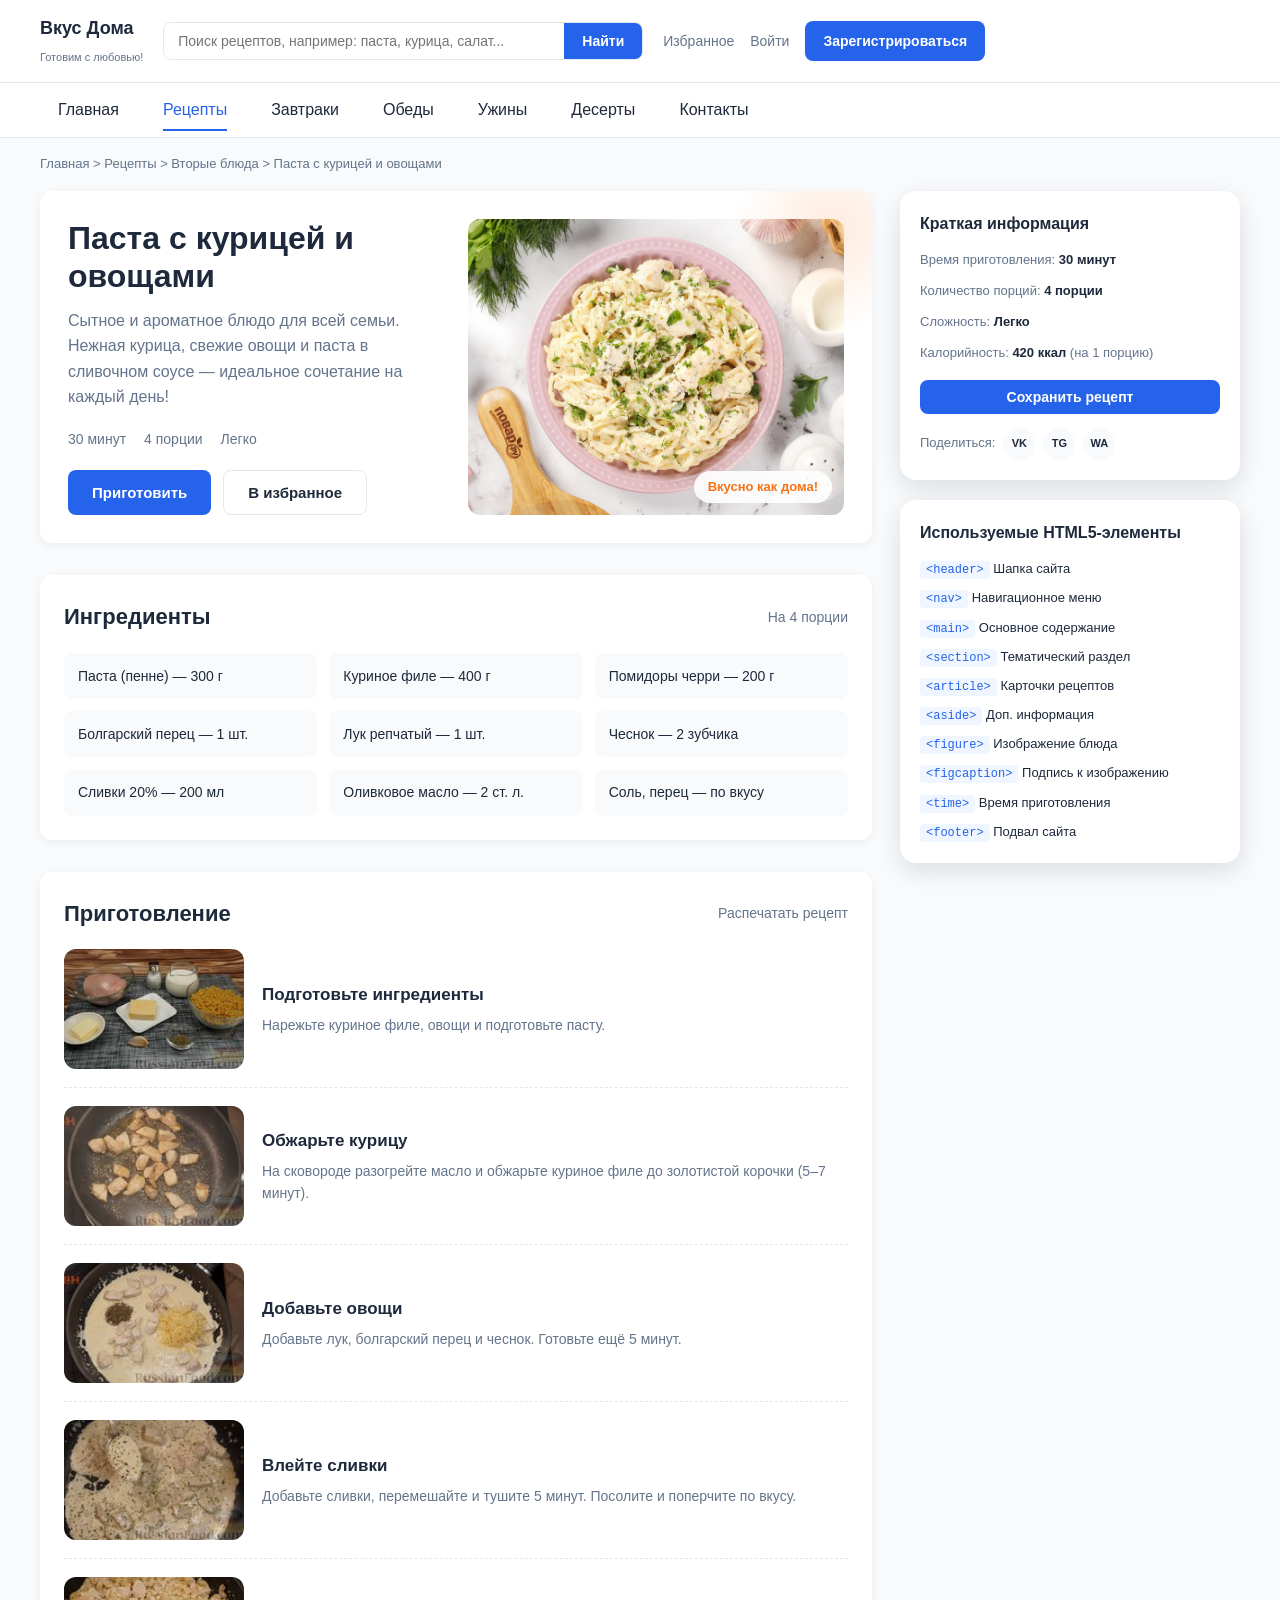
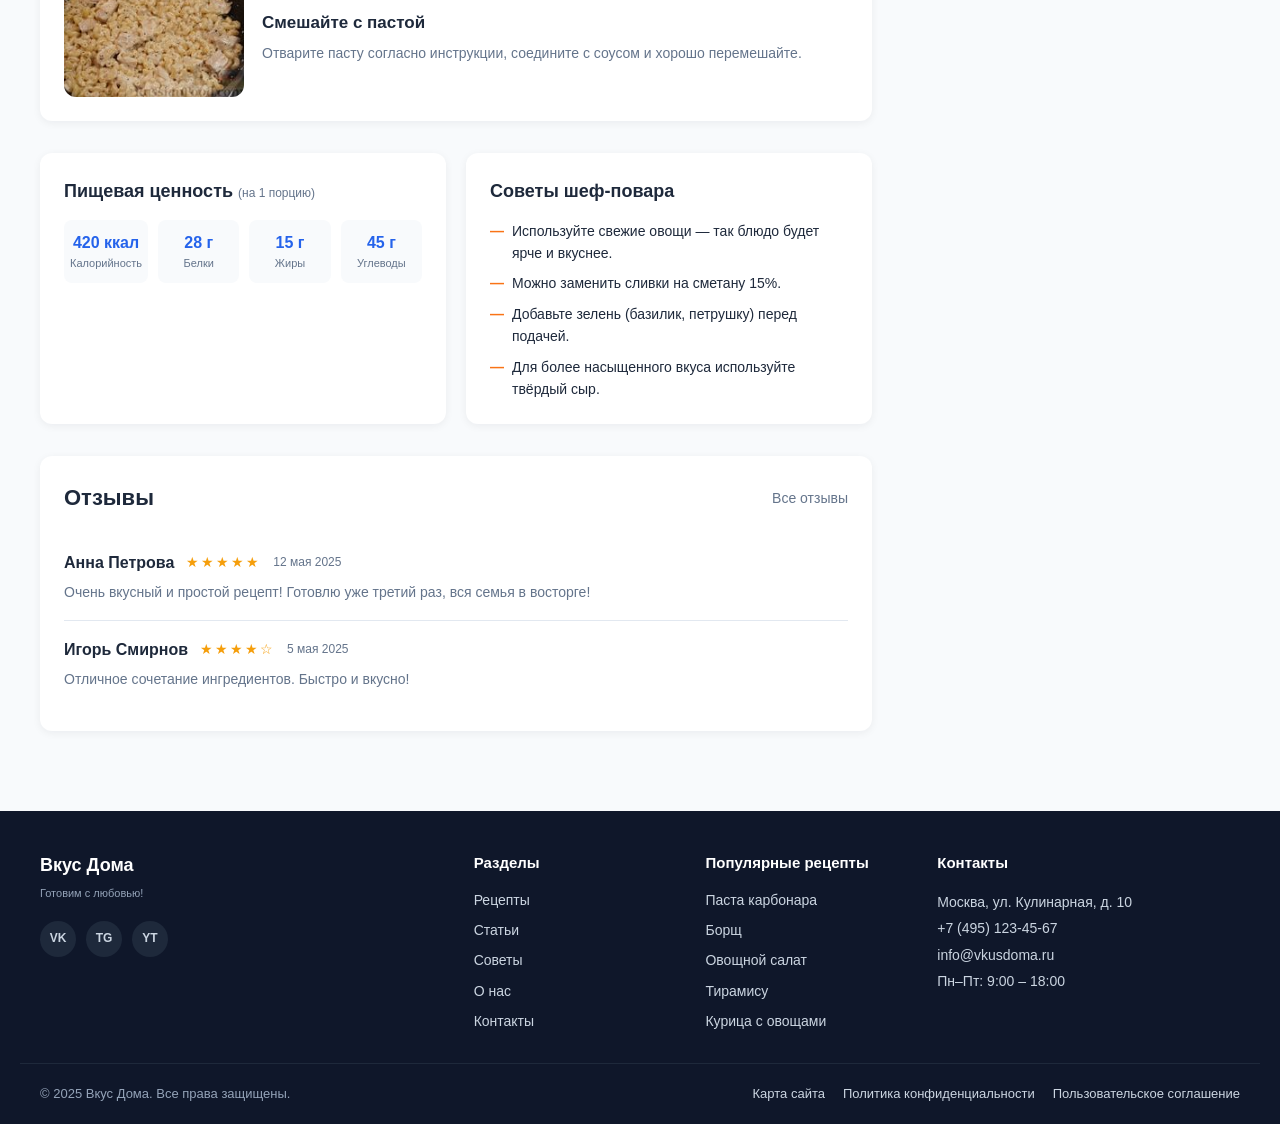
<file: course_3/web/lab-5/recipe-page/index.html>
<!DOCTYPE html>
<html lang="ru">
<head>
    <meta charset="UTF-8">
    <meta name="viewport" content="width=device-width, initial-scale=1.0">
    <title>Паста с курицей и овощами — Вкус Дома</title>
    <link rel="stylesheet" href="css/style.css">
</head>
<body>

<header class="site-header">
    <div class="container header-inner">
        <a href="#" class="logo">
            <span class="logo-text">
                <strong>Вкус Дома</strong>
                <small>Готовим с любовью!</small>
            </span>
        </a>

        <form class="search-form" role="search">
            <label for="search" class="visually-hidden">Поиск рецептов</label>
            <input type="search" id="search" placeholder="Поиск рецептов, например: паста, курица, салат...">
            <button type="submit" aria-label="Найти">Найти</button>
        </form>

        <div class="header-actions">
            <a href="#" class="action-link">Избранное</a>
            <a href="#" class="action-link">Войти</a>
            <a href="#" class="btn btn-primary">Зарегистрироваться</a>
        </div>
    </div>
</header>

<nav class="main-nav">
    <div class="container nav-inner">
        <ul class="nav-list">
            <li><a href="#">Главная</a></li>
            <li><a href="#" class="active">Рецепты</a></li>
            <li><a href="#">Завтраки</a></li>
            <li><a href="#">Обеды</a></li>
            <li><a href="#">Ужины</a></li>
            <li><a href="#">Десерты</a></li>
            <li><a href="#">Контакты</a></li>
        </ul>
    </div>
</nav>

<div class="container">
    <nav class="breadcrumbs" aria-label="Хлебные крошки">
        <a href="#">Главная</a> &gt;
        <a href="#">Рецепты</a> &gt;
        <a href="#">Вторые блюда</a> &gt;
        <span>Паста с курицей и овощами</span>
    </nav>
</div>

<main class="container layout">

    <div class="content">

        <section class="hero">
            <div class="hero-text">
                <h1>Паста с курицей и овощами</h1>
                <p>Сытное и ароматное блюдо для всей семьи. Нежная курица, свежие овощи и паста в сливочном соусе — идеальное сочетание на каждый день!</p>

                <div class="hero-meta">
                    <span><time datetime="PT30M">30 минут</time></span>
                    <span>4 порции</span>
                    <span>Легко</span>
                </div>

                <div class="hero-buttons">
                    <button class="btn btn-primary btn-lg">Приготовить</button>
                    <button class="btn btn-outline btn-lg">В избранное</button>
                </div>
            </div>

            <figure class="hero-figure">
                <img src="images/hero-pasta.jpeg" alt="Паста с курицей и овощами в белом соусе">
                <figcaption>Вкусно как дома!</figcaption>
            </figure>
        </section>

        <section class="ingredients">
            <div class="section-header">
                <h2>Ингредиенты</h2>
                <span class="portions">На 4 порции</span>
            </div>
            <ul class="ingredients-grid">
                <li>Паста (пенне) — 300 г</li>
                <li>Куриное филе — 400 г</li>
                <li>Помидоры черри — 200 г</li>
                <li>Болгарский перец — 1 шт.</li>
                <li>Лук репчатый — 1 шт.</li>
                <li>Чеснок — 2 зубчика</li>
                <li>Сливки 20% — 200 мл</li>
                <li>Оливковое масло — 2 ст. л.</li>
                <li>Соль, перец — по вкусу</li>
            </ul>
        </section>

        <section class="cooking">
            <div class="section-header">
                <h2>Приготовление</h2>
                <a href="#" class="link-print">Распечатать рецепт</a>
            </div>

            <ol class="steps-list">
                <li class="step">
                    <figure class="step-figure">
                        <img src="images/step-1.jpg" alt="Подготовка ингредиентов">
                    </figure>
                    <div class="step-text">
                        <h3>Подготовьте ингредиенты</h3>
                        <p>Нарежьте куриное филе, овощи и подготовьте пасту.</p>
                    </div>
                </li>
                <li class="step">
                    <figure class="step-figure">
                        <img src="images/step-2.jpg" alt="Обжарка курицы">
                    </figure>
                    <div class="step-text">
                        <h3>Обжарьте курицу</h3>
                        <p>На сковороде разогрейте масло и обжарьте куриное филе до золотистой корочки (5–7 минут).</p>
                    </div>
                </li>
                <li class="step">
                    <figure class="step-figure">
                        <img src="images/step-3.jpg" alt="Добавление овощей">
                    </figure>
                    <div class="step-text">
                        <h3>Добавьте овощи</h3>
                        <p>Добавьте лук, болгарский перец и чеснок. Готовьте ещё 5 минут.</p>
                    </div>
                </li>
                <li class="step">
                    <figure class="step-figure">
                        <img src="images/step-4.jpg" alt="Вливаем сливки">
                    </figure>
                    <div class="step-text">
                        <h3>Влейте сливки</h3>
                        <p>Добавьте сливки, перемешайте и тушите 5 минут. Посолите и поперчите по вкусу.</p>
                    </div>
                </li>
                <li class="step">
                    <figure class="step-figure">
                        <img src="images/step-5.jpg" alt="Смешиваем с пастой">
                    </figure>
                    <div class="step-text">
                        <h3>Смешайте с пастой</h3>
                        <p>Отварите пасту согласно инструкции, соедините с соусом и хорошо перемешайте.</p>
                    </div>
                </li>
            </ol>
        </section>

        <section class="nutrition-tips">
            <div class="nutrition">
                <h2>Пищевая ценность <small>(на 1 порцию)</small></h2>
                <ul class="nutrition-list">
                    <li><strong>420 ккал</strong><span>Калорийность</span></li>
                    <li><strong>28 г</strong><span>Белки</span></li>
                    <li><strong>15 г</strong><span>Жиры</span></li>
                    <li><strong>45 г</strong><span>Углеводы</span></li>
                </ul>
            </div>
            <div class="tips">
                <h2>Советы шеф-повара</h2>
                <ul class="tips-list">
                    <li>Используйте свежие овощи — так блюдо будет ярче и вкуснее.</li>
                    <li>Можно заменить сливки на сметану 15%.</li>
                    <li>Добавьте зелень (базилик, петрушку) перед подачей.</li>
                    <li>Для более насыщенного вкуса используйте твёрдый сыр.</li>
                </ul>
            </div>
        </section>

        <section class="reviews">
            <div class="section-header">
                <h2>Отзывы</h2>
                <a href="#" class="link-all">Все отзывы</a>
            </div>

            <article class="review">
                <div class="review-body">
                    <header class="review-header">
                        <strong>Анна Петрова</strong>
                        <span class="rating">★★★★★</span>
                        <time datetime="2025-05-12">12 мая 2025</time>
                    </header>
                    <p>Очень вкусный и простой рецепт! Готовлю уже третий раз, вся семья в восторге!</p>
                </div>
            </article>

            <article class="review">
                <div class="review-body">
                    <header class="review-header">
                        <strong>Игорь Смирнов</strong>
                        <span class="rating">★★★★☆</span>
                        <time datetime="2025-05-05">5 мая 2025</time>
                    </header>
                    <p>Отличное сочетание ингредиентов. Быстро и вкусно!</p>
                </div>
            </article>
        </section>

    </div>

    <aside class="sidebar">
        <div class="card info-card">
            <h2>Краткая информация</h2>
            <ul class="info-list">
                <li>Время приготовления: <strong>30 минут</strong></li>
                <li>Количество порций: <strong>4 порции</strong></li>
                <li>Сложность: <strong>Легко</strong></li>
                <li>Калорийность: <strong>420 ккал</strong> (на 1 порцию)</li>
            </ul>
            <button class="btn btn-primary btn-block">Сохранить рецепт</button>
            <div class="share">
                <span>Поделиться:</span>
                <a href="#" aria-label="ВКонтакте">VK</a>
                <a href="#" aria-label="Telegram">TG</a>
                <a href="#" aria-label="WhatsApp">WA</a>
            </div>
        </div>

        <div class="card info-card">
            <h2>Используемые HTML5-элементы</h2>
            <ul class="tag-list">
                <li><code>&lt;header&gt;</code> Шапка сайта</li>
                <li><code>&lt;nav&gt;</code> Навигационное меню</li>
                <li><code>&lt;main&gt;</code> Основное содержание</li>
                <li><code>&lt;section&gt;</code> Тематический раздел</li>
                <li><code>&lt;article&gt;</code> Карточки рецептов</li>
                <li><code>&lt;aside&gt;</code> Доп. информация</li>
                <li><code>&lt;figure&gt;</code> Изображение блюда</li>
                <li><code>&lt;figcaption&gt;</code> Подпись к изображению</li>
                <li><code>&lt;time&gt;</code> Время приготовления</li>
                <li><code>&lt;footer&gt;</code> Подвал сайта</li>
            </ul>
        </div>
    </aside>

</main>

<footer class="site-footer">
    <div class="container footer-grid">
        <div class="footer-brand">
            <a href="#" class="logo">
                <span class="logo-text">
                    <strong>Вкус Дома</strong>
                    <small>Готовим с любовью!</small>
                </span>
            </a>
            <div class="socials">
                <a href="#" aria-label="VK">VK</a>
                <a href="#" aria-label="Telegram">TG</a>
                <a href="#" aria-label="YouTube">YT</a>
            </div>
        </div>

        <div class="footer-col">
            <h3>Разделы</h3>
            <ul>
                <li><a href="#">Рецепты</a></li>
                <li><a href="#">Статьи</a></li>
                <li><a href="#">Советы</a></li>
                <li><a href="#">О нас</a></li>
                <li><a href="#">Контакты</a></li>
            </ul>
        </div>

        <div class="footer-col">
            <h3>Популярные рецепты</h3>
            <ul>
                <li><a href="#">Паста карбонара</a></li>
                <li><a href="#">Борщ</a></li>
                <li><a href="#">Овощной салат</a></li>
                <li><a href="#">Тирамису</a></li>
                <li><a href="#">Курица с овощами</a></li>
            </ul>
        </div>

        <div class="footer-col">
            <h3>Контакты</h3>
            <address>
                Москва, ул. Кулинарная, д. 10<br>
                <a href="tel:+74951234567">+7 (495) 123-45-67</a><br>
                <a href="mailto:info@vkusdoma.ru">info@vkusdoma.ru</a><br>
                Пн–Пт: 9:00 – 18:00
            </address>
        </div>
    </div>

    <div class="container footer-bottom">
        <p>© 2025 Вкус Дома. Все права защищены.</p>
        <nav class="footer-links">
            <a href="#">Карта сайта</a>
            <a href="#">Политика конфиденциальности</a>
            <a href="#">Пользовательское соглашение</a>
        </nav>
    </div>
</footer>

</body>
</html>
</file>
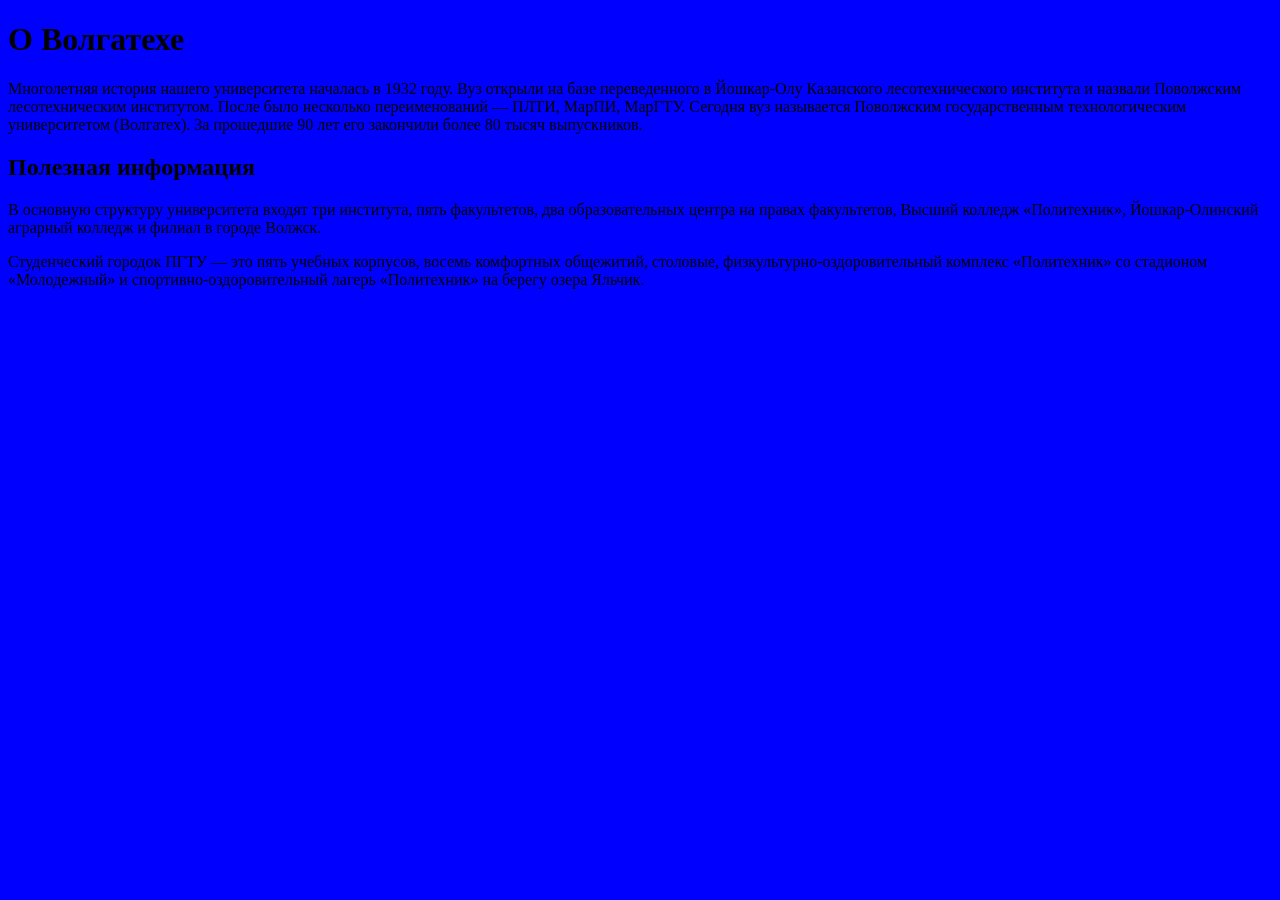
<file: course_3/web/lab-4/404_page.html>
<!doctype html>
<html lang="ru">
  <head>
    <meta charset="utf-8" />
    <title>404 - страница</title>
  </head>
  <body bgcolor="blue">
    <h1>О Волгатехе</h1>
    <p>
      Многолетняя история нашего университета началась в 1932 году. Вуз открыли
      на базе переведенного в Йошкар-Олу Казанского лесотехнического института и
      назвали Поволжским лесотехническим институтом. После было несколько
      переименований — ПЛТИ, МарПИ, МарГТУ. Сегодня вуз называется Поволжским
      государственным технологическим университетом (Волгатех). За прошедшие 90
      лет его закончили более 80 тысяч выпускников.
    </p>

    <h2>Полезная информация</h2>
    <p>
      В основную структуру университета входят три института, пять факультетов,
      два образовательных центра на правах факультетов, Высший колледж
      «Политехник», Йошкар-Олинский аграрный колледж и филиал в городе Волжск.
    </p>
    <p>
      Студенческий городок ПГТУ — это пять учебных корпусов, восемь комфортных
      общежитий, столовые, физкультурно-оздоровительный комплекс «Политехник» со
      стадионом «Молодежный» и спортивно-оздоровительный лагерь «Политехник» на
      берегу озера Яльчик.
    </p>
  </body>
</html>
</file>
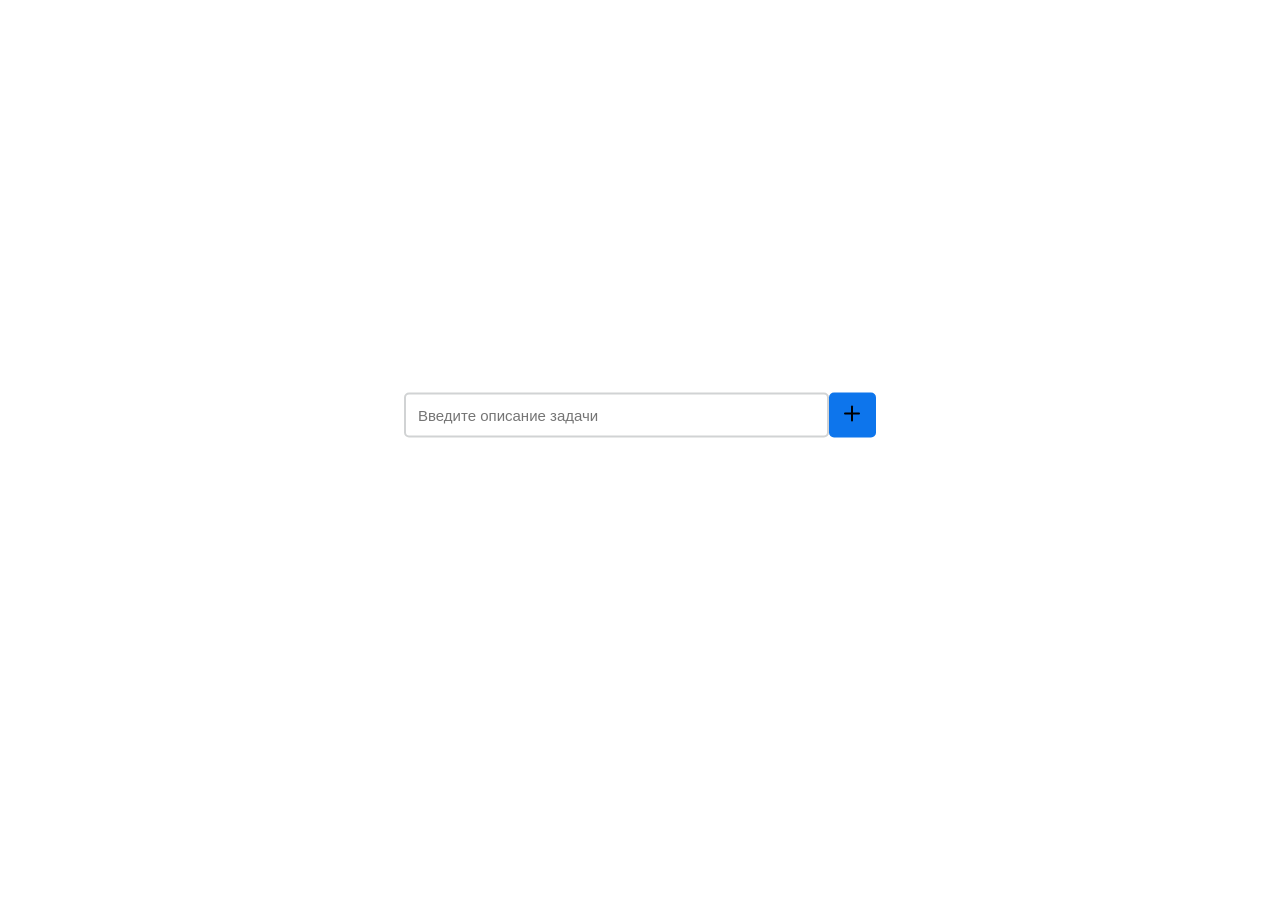
<file: course_3/web/lab-4/todo_list.html>
<!doctype html>
<html lang="en">
  <head>
    <meta charset="UTF-8" />
    <meta name="viewport" content="width=device-width, initial-scale=1.0" />
    <title>Список дел</title>
    <link rel="stylesheet" href="styles.css" />
  </head>
  <body>
    <div class="container">
      <div id="newtask">
        <input type="text" placeholder="Введите описание задачи" />
        <button id="push">
          <img
            src="plus.svg"
            alt="Добавить"
          />
        </button>
      </div>
      <div id="tasks"></div>
    </div>
    <script src="todo.js"></script>
  </body>
</html>
</file>
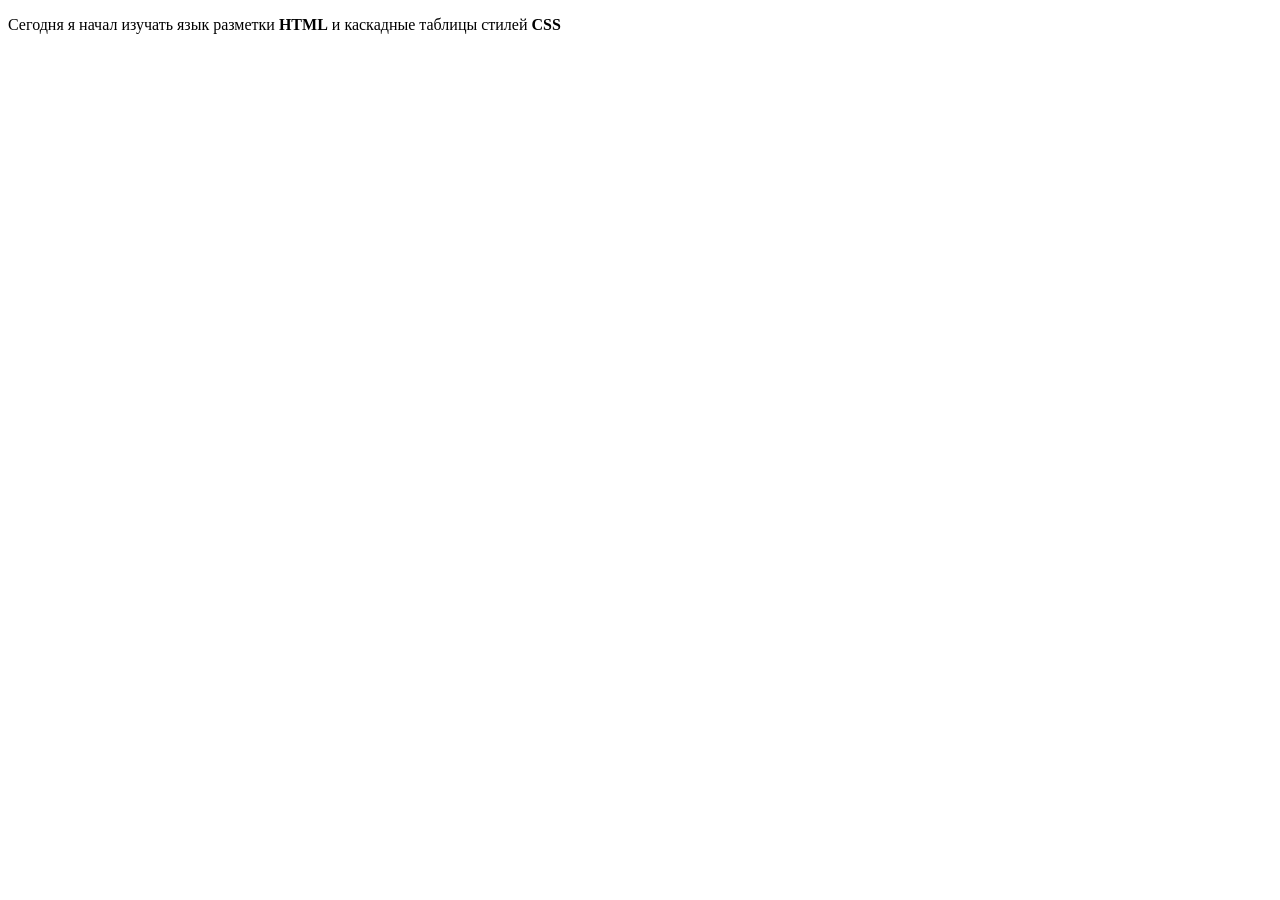
<file: course_3/web/lab-4/welcome.html>
<!DOCTYPE html> <html lang="ru">
<head>
 <meta charset="utf-8">
 <title>Добро пожаловать</title>
</head>
<body>
    <p><time>Сегодня</time> я начал изучать язык разметки <strong>HTML</strong> и каскадные таблицы стилей <strong>CSS</strong></p>
</body>
</html>
</file>
<file: course_3/web/lab-5/recipe-page/css/style.css>
* { box-sizing: border-box; margin: 0; padding: 0; }

:root {
    --color-primary: #2563eb;
    --color-primary-dark: #1e40af;
    --color-accent: #f97316;
    --color-text: #1e293b;
    --color-muted: #64748b;
    --color-bg: #f8fafc;
    --color-card: #ffffff;
    --color-border: #e2e8f0;
    --radius: 12px;
    --shadow-sm: 0 2px 8px rgba(15, 23, 42, .06);
    --shadow-md: 0 8px 24px rgba(15, 23, 42, .12);
}

body {
    font-family: 'Segoe UI', Tahoma, Arial, sans-serif;
    color: var(--color-text);
    background: var(--color-bg);
    line-height: 1.6;
}

img { max-width: 100%; display: block; border-radius: var(--radius); }
a { color: var(--color-primary); text-decoration: none; transition: color .3s ease; }
a:hover { color: var(--color-accent); }

.container {
    max-width: 1240px;
    margin: 0 auto;
    padding: 0 20px;
}

.visually-hidden {
    position: absolute; width: 1px; height: 1px;
    overflow: hidden; clip: rect(0 0 0 0);
}

/* ============ HEADER ============ */
.site-header {
    background: #fff;
    border-bottom: 1px solid var(--color-border);
    padding: 14px 0;
    position: sticky;
    top: 0;
    z-index: 100;
}

.header-inner {
    display: flex;
    align-items: center;
    gap: 20px;
}

.logo { display: flex; align-items: center; gap: 10px; color: var(--color-text); }
.logo:hover { color: var(--color-primary); }
.logo-text strong { display: block; font-size: 18px; }
.logo-text small { font-size: 11px; color: var(--color-muted); }

.search-form {
    flex: 1;
    display: flex;
    max-width: 480px;
    border: 1px solid var(--color-border);
    border-radius: 8px;
    overflow: hidden;
    transition: box-shadow .3s ease, border-color .3s ease;
}
.search-form:focus-within {
    border-color: var(--color-primary);
    box-shadow: 0 0 0 3px rgba(37, 99, 235, .15);
}
.search-form input {
    flex: 1; border: none; padding: 10px 14px;
    font-size: 14px; outline: none;
}
.search-form button {
    background: var(--color-primary);
    color: #fff; border: none; padding: 0 18px;
    cursor: pointer; font-size: 14px; font-weight: 600;
    transition: background .3s ease;
}
.search-form button:hover { background: var(--color-primary-dark); }

.header-actions { display: flex; align-items: center; gap: 16px; }
.action-link {
    color: var(--color-muted); font-size: 14px;
    transition: color .3s ease;
}
.action-link:hover { color: var(--color-primary); }

/* ============ BUTTONS ============ */
.btn {
    display: inline-block;
    padding: 9px 18px;
    border: none;
    border-radius: 8px;
    font-size: 14px;
    font-weight: 600;
    cursor: pointer;
    transition: transform .25s ease, box-shadow .25s ease, background .25s ease;
    text-align: center;
}
.btn-primary { background: var(--color-primary); color: #fff; }
.btn-primary:hover {
    background: var(--color-primary-dark);
    color: #fff;
    transform: translateY(-2px);
    box-shadow: 0 8px 18px rgba(37, 99, 235, .35);
}
.btn-outline {
    background: #fff;
    color: var(--color-text);
    border: 1px solid var(--color-border);
}
.btn-outline:hover {
    border-color: var(--color-primary);
    color: var(--color-primary);
    transform: translateY(-2px);
}
.btn-lg { padding: 13px 24px; font-size: 15px; }
.btn-block { width: 100%; }

/* ============ NAV ============ */
.main-nav {
    background: #fff;
    border-bottom: 1px solid var(--color-border);
}
.nav-list {
    display: flex; gap: 8px; list-style: none;
    padding: 0;
}
.nav-list a {
    display: block;
    padding: 14px 18px;
    color: var(--color-text);
    font-weight: 500;
    position: relative;
    transition: color .3s ease;
}
.nav-list a::after {
    content: "";
    position: absolute;
    left: 18px; right: 18px; bottom: 6px;
    height: 2px;
    background: var(--color-primary);
    transform: scaleX(0);
    transform-origin: left;
    transition: transform .3s ease;
}
.nav-list a:hover::after,
.nav-list a.active::after { transform: scaleX(1); }
.nav-list a.active { color: var(--color-primary); }

/* ============ BREADCRUMBS ============ */
.breadcrumbs {
    padding: 16px 0;
    font-size: 13px;
    color: var(--color-muted);
}
.breadcrumbs a { color: var(--color-muted); }
.breadcrumbs a:hover { color: var(--color-primary); }

/* ============ LAYOUT ============ */
.layout {
    display: grid;
    grid-template-columns: 1fr 340px;
    gap: 28px;
    padding-bottom: 40px;
}
.content { min-width: 0; display: flex; flex-direction: column; gap: 32px; }

/* ============ HERO ============ */
.hero {
    display: grid;
    grid-template-columns: 1fr 1fr;
    gap: 24px;
    background: #fff;
    border-radius: var(--radius);
    padding: 28px;
    box-shadow: var(--shadow-sm);
    position: relative;
    overflow: hidden;
}
.hero::after {
    content: "";
    position: absolute;
    top: -60px; right: -60px;
    width: 200px; height: 200px;
    background: radial-gradient(circle, rgba(249,115,22,.15), transparent 70%);
    pointer-events: none;
}
.hero-text h1 {
    font-size: 32px;
    line-height: 1.2;
    margin-bottom: 12px;
}
.hero-text p { color: var(--color-muted); margin-bottom: 18px; }
.hero-meta {
    display: flex; gap: 18px; flex-wrap: wrap;
    font-size: 14px; color: var(--color-muted);
    margin-bottom: 20px;
}
.hero-buttons { display: flex; gap: 12px; flex-wrap: wrap; }

.hero-figure { position: relative; }
.hero-figure img { width: 100%; height: 100%; object-fit: cover; }
.hero-figure figcaption {
    position: absolute;
    right: 12px; bottom: 12px;
    background: rgba(255,255,255,.9);
    padding: 6px 14px;
    border-radius: 20px;
    font-size: 13px;
    font-weight: 600;
    color: var(--color-accent);
}

/* ============ SECTIONS ============ */
.section-header {
    display: flex;
    justify-content: space-between;
    align-items: center;
    margin-bottom: 18px;
}
.section-header h2 { font-size: 22px; }
.portions, .link-all, .link-print {
    font-size: 14px; color: var(--color-muted);
}
.link-all:hover, .link-print:hover { color: var(--color-primary); }

/* ============ INGREDIENTS ============ */
.ingredients {
    background: #fff;
    border-radius: var(--radius);
    padding: 24px;
    box-shadow: var(--shadow-sm);
}
.ingredients-grid {
    list-style: none;
    display: grid;
    grid-template-columns: repeat(3, 1fr);
    gap: 12px;
}
.ingredients-grid li {
    background: var(--color-bg);
    padding: 12px 14px;
    border-radius: 8px;
    font-size: 14px;
    transition: background .3s ease, transform .3s ease;
}
.ingredients-grid li:hover {
    background: #eff6ff;
    transform: translateY(-2px);
}

/* ============ STEPS ============ */
.cooking {
    background: #fff;
    border-radius: var(--radius);
    padding: 24px;
    box-shadow: var(--shadow-sm);
}
.steps-list { list-style: none; display: flex; flex-direction: column; gap: 18px; }
.step {
    display: grid;
    grid-template-columns: 180px 1fr;
    gap: 18px;
    align-items: center;
    padding-bottom: 18px;
    border-bottom: 1px dashed var(--color-border);
}
.step:last-child { border-bottom: none; padding-bottom: 0; }
.step-figure img { width: 100%; height: 120px; object-fit: cover; }
.step-text h3 { font-size: 17px; margin-bottom: 6px; }
.step-text p { font-size: 14px; color: var(--color-muted); }

/* ============ NUTRITION + TIPS ============ */
.nutrition-tips {
    display: grid;
    grid-template-columns: 1fr 1fr;
    gap: 20px;
}
.nutrition, .tips {
    background: #fff;
    border-radius: var(--radius);
    padding: 24px;
    box-shadow: var(--shadow-sm);
}
.nutrition h2, .tips h2 { font-size: 18px; margin-bottom: 14px; }
.nutrition h2 small { font-size: 12px; color: var(--color-muted); font-weight: 400; }
.nutrition-list {
    list-style: none;
    display: grid; grid-template-columns: repeat(4, 1fr); gap: 10px;
    text-align: center;
}
.nutrition-list li {
    background: var(--color-bg);
    padding: 10px 6px;
    border-radius: 8px;
    display: flex; flex-direction: column;
}
.nutrition-list strong { color: var(--color-primary); font-size: 16px; }
.nutrition-list span { font-size: 11px; color: var(--color-muted); }

.tips-list { list-style: none; display: flex; flex-direction: column; gap: 8px; }
.tips-list li {
    font-size: 14px; padding-left: 22px;
    position: relative;
}
.tips-list li::before {
    content: "—";
    position: absolute; left: 0;
    color: var(--color-accent); font-weight: 700;
}

/* ============ CARD (для сайдбара) ============ */
.card {
    background: var(--color-card);
    border-radius: 16px;
    box-shadow: 0 8px 24px rgba(15, 23, 42, .12);
    transition: transform .3s ease, box-shadow .3s ease;
    overflow: hidden;
}
.card:hover {
    transform: translateY(-4px);
    box-shadow: 0 14px 32px rgba(15, 23, 42, .18);
}

/* ============ REVIEWS ============ */
.reviews {
    background: #fff;
    border-radius: var(--radius);
    padding: 24px;
    box-shadow: var(--shadow-sm);
}
.review {
    padding: 16px 0;
    border-bottom: 1px solid var(--color-border);
}
.review:last-child { border-bottom: none; }
.review-header {
    display: flex; gap: 12px; align-items: center;
    flex-wrap: wrap; margin-bottom: 6px;
}
.review-header time { font-size: 12px; color: var(--color-muted); }
.rating { color: #f59e0b; font-size: 14px; letter-spacing: 2px; }
.review-body p { font-size: 14px; color: var(--color-muted); }

/* ============ SIDEBAR ============ */
.sidebar {
    display: flex; flex-direction: column; gap: 20px;
}
.info-card { padding: 20px; }
.info-card h2 { font-size: 16px; margin-bottom: 14px; }
.info-list { list-style: none; display: flex; flex-direction: column; gap: 10px; margin-bottom: 16px; }
.info-list li { font-size: 13px; color: var(--color-muted); }
.info-list strong { color: var(--color-text); }

.share {
    display: flex; align-items: center; gap: 8px;
    margin-top: 14px; font-size: 13px; color: var(--color-muted);
}
.share a {
    display: inline-flex; align-items: center; justify-content: center;
    width: 32px; height: 32px; border-radius: 50%;
    background: var(--color-bg); color: var(--color-text);
    font-size: 11px; font-weight: 700;
    transition: background .3s ease, color .3s ease, transform .3s ease;
}
.share a:hover {
    background: var(--color-primary); color: #fff;
    transform: scale(1.1);
}

.tag-list { list-style: none; display: flex; flex-direction: column; gap: 8px; font-size: 13px; }
.tag-list code {
    background: #eff6ff; color: var(--color-primary);
    padding: 2px 6px; border-radius: 4px;
    font-family: Consolas, monospace; font-size: 12px;
}

/* ============ FOOTER ============ */
.site-footer {
    background: #0f172a;
    color: #cbd5e1;
    padding: 40px 0 20px;
    margin-top: 40px;
}
.site-footer a { color: #cbd5e1; }
.site-footer a:hover { color: #fff; }
.footer-grid {
    display: grid;
    grid-template-columns: 2fr 1fr 1fr 1.5fr;
    gap: 30px;
    padding-bottom: 30px;
    border-bottom: 1px solid #1e293b;
}
.footer-brand .logo { color: #fff; margin-bottom: 16px; }
.footer-brand .logo-text small { color: #94a3b8; }
.socials { display: flex; gap: 10px; }
.socials a {
    display: inline-flex; align-items: center; justify-content: center;
    width: 36px; height: 36px;
    background: #1e293b; border-radius: 50%;
    font-size: 12px; font-weight: 700;
    transition: background .3s ease, transform .3s ease;
}
.socials a:hover { background: var(--color-primary); transform: translateY(-3px); }
.footer-col h3 { color: #fff; font-size: 15px; margin-bottom: 14px; }
.footer-col ul { list-style: none; display: flex; flex-direction: column; gap: 8px; font-size: 14px; }
.footer-col address { font-style: normal; font-size: 14px; line-height: 1.9; }

.footer-bottom {
    display: flex; justify-content: space-between; align-items: center;
    flex-wrap: wrap; gap: 12px;
    padding-top: 20px; font-size: 13px; color: #94a3b8;
}
.footer-links { display: flex; gap: 18px; }
.footer-links a { font-size: 13px; }

/* ============ ADAPTIVE ============ */
@media (max-width: 992px) {
    .layout { grid-template-columns: 1fr; }
    .sidebar { order: 2; }
    .hero { grid-template-columns: 1fr; }
    .ingredients-grid { grid-template-columns: repeat(2, 1fr); }
    .nutrition-tips { grid-template-columns: 1fr; }
    .footer-grid { grid-template-columns: 1fr 1fr; }
}

@media (max-width: 768px) {
    .header-inner { flex-wrap: wrap; }
    .search-form { order: 3; max-width: 100%; width: 100%; }
    .nav-list { overflow-x: auto; }
    .nav-list a { padding: 12px 14px; white-space: nowrap; }
    .hero-text h1 { font-size: 24px; }
    .step { grid-template-columns: 1fr; }
    .step-figure img { height: 180px; }
    .ingredients-grid { grid-template-columns: 1fr; }
    .nutrition-list { grid-template-columns: repeat(2, 1fr); }
    .footer-grid { grid-template-columns: 1fr; }
    .footer-bottom { flex-direction: column; text-align: center; }
    .footer-links { flex-wrap: wrap; justify-content: center; }
}
</file>
<file: course_3/web/lab-4/styles.css>
*,
*:before,
*:after {
  padding: 0;
  margin: 0;
  box-sizing: border-box;
}

body {
  height: 100vh;
  background: url(https://s0.rbk.ru/v6_top_pics/media/img/0/72/347268318506720.png);
}

.container {
  width: 40%;
  top: 50%;
  left: 50%;
  background: white;
  border-radius: 10px;
  min-width: 450px;
  position: absolute;
  min-height: 100px;
  transform: translate(-50%, -50%);
}

#newtask {
  position: relative;
  padding: 30px 20px;
}

#newtask input {
  width: 90%;
  height: 45px;
  padding: 12px;
  color: #111111;
  font-weight: 500;
  position: relative;
  border-radius: 5px;
  font-family: "Poppins", sans-serif;
  font-size: 15px;
  border: 2px solid #d1d3d4;
}

#newtask input:focus {
  outline: none;
  border-color: #0d75ec;
}

#newtask button {
  position: relative;
  float: right;
  font-weight: 500;
  font-size: 16px;
  background-color: #0d75ec;
  border: none;
  color: #ffffff;
  cursor: pointer;
  outline: none;
  width: 10%;
  height: 45px;
  border-radius: 5px;
  font-family: "Poppins", sans-serif;
}

#tasks {
  border-radius: 10px;
  width: 100%;
  position: relative;
  background-color: #ffffff;
  padding: 30px 20px;
  margin-top: 10px;
}

.task {
  border-radius: 5px;
  align-items: center;
  justify-content: space-between;
  border: 1px solid #939697;
  cursor: pointer;
  background-color: #c5e1e6;
  height: 50px;
  margin-bottom: 8px;
  padding: 5px 10px;
  display: flex;
}

.task span {
  font-family: "Poppins", sans-serif;
  font-size: 15px;
  font-weight: 400;
}

.task button {
  background-color: #6583e5;
  color: #ffffff;
  border: none;
  cursor: pointer;
  outline: none;
  height: 100%;
  width: 40px;
  border-radius: 5px;
}
</file>
